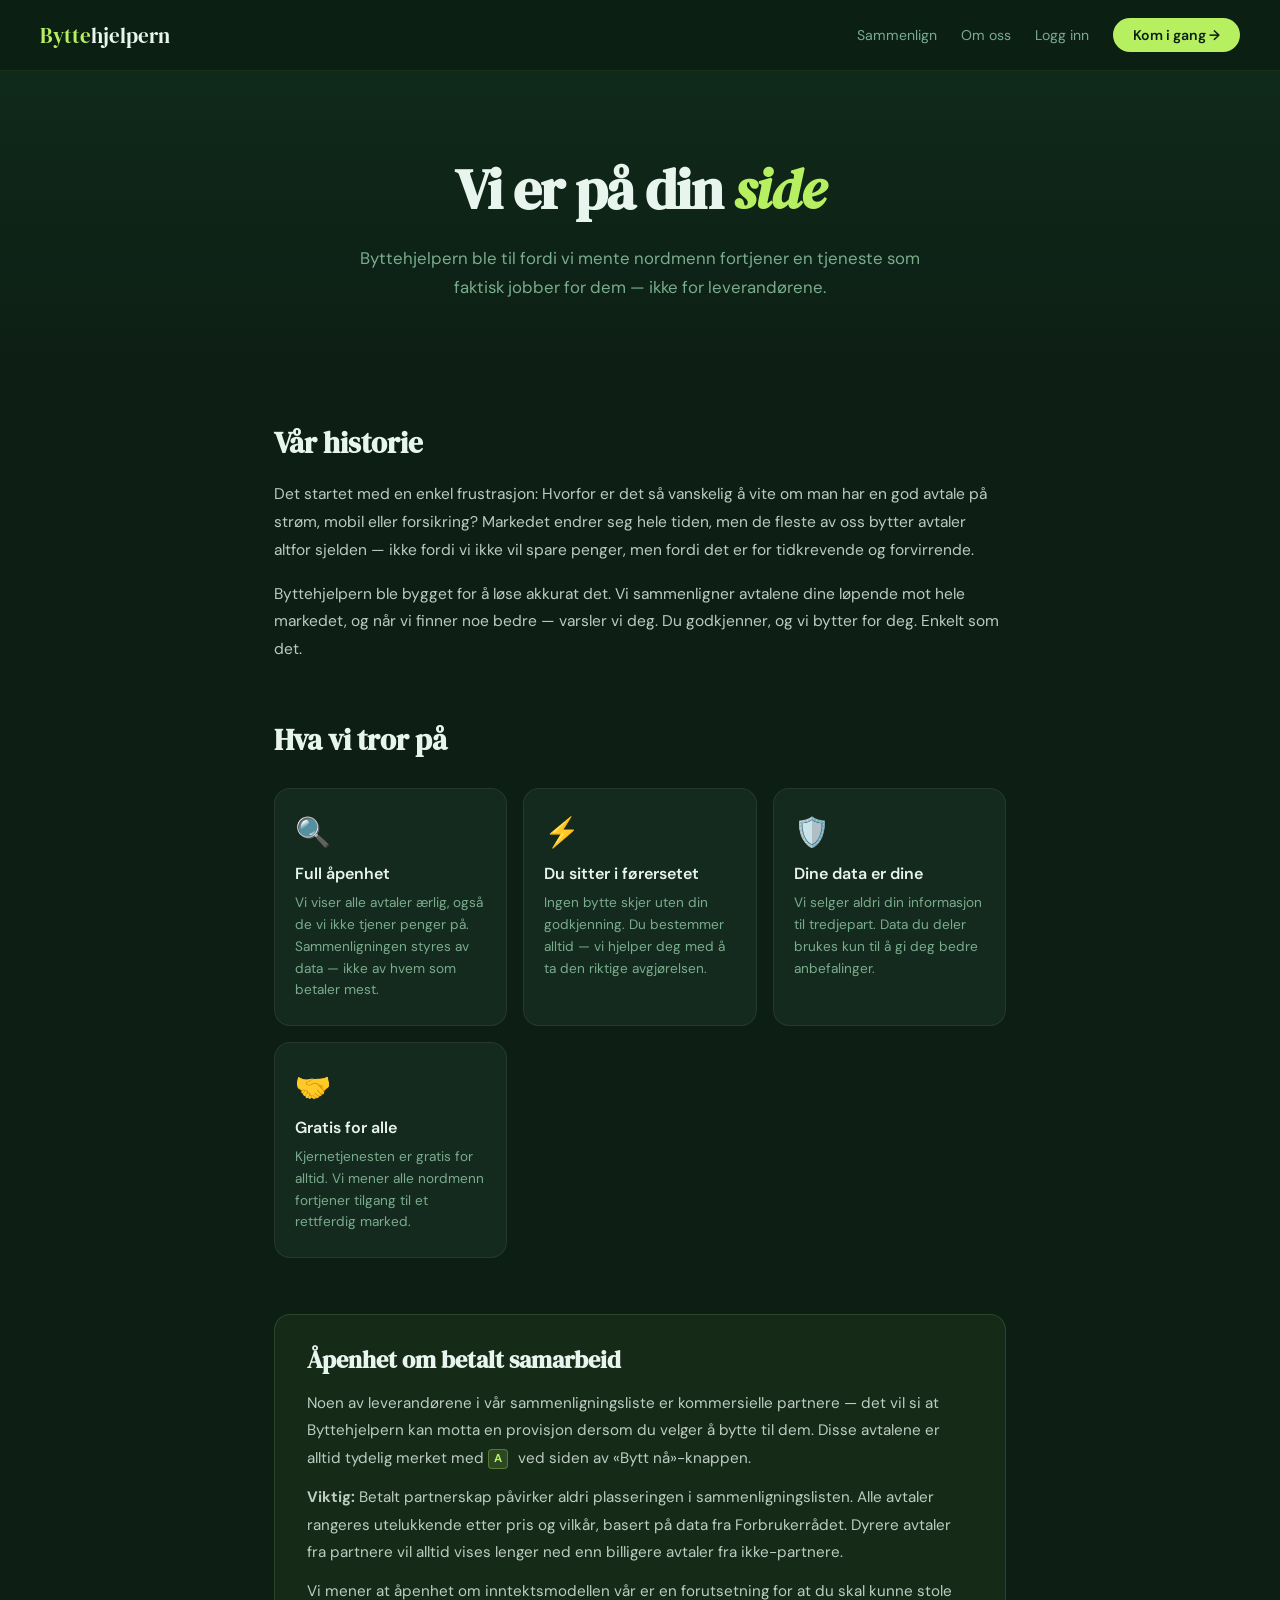
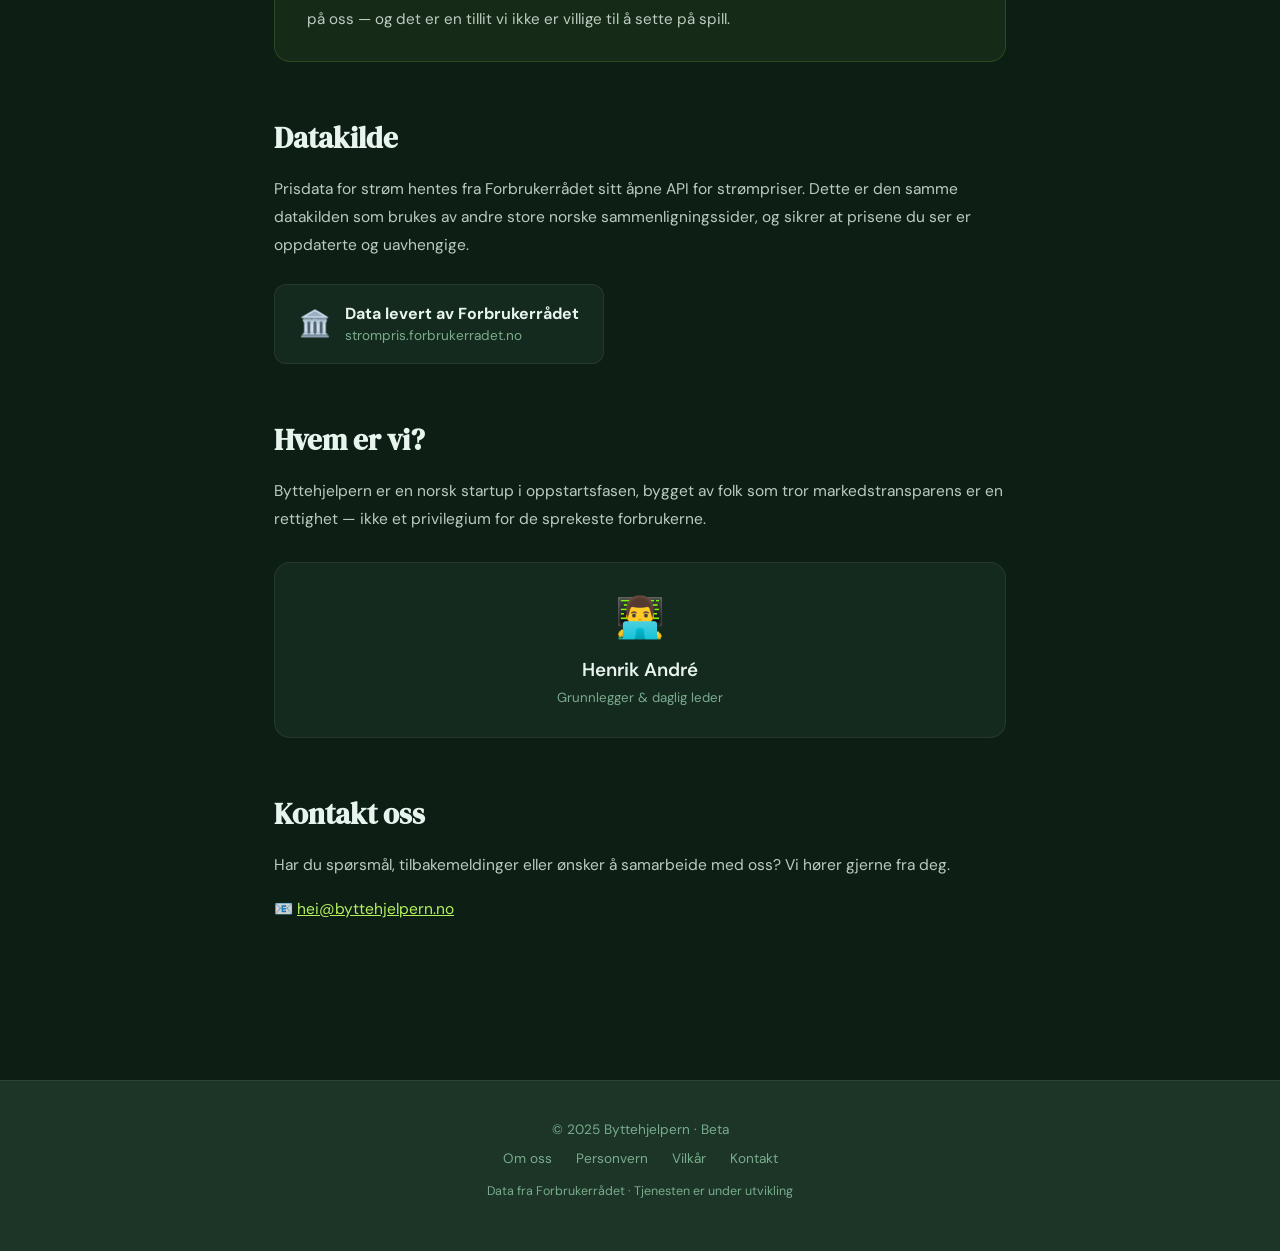
<file: om-oss.html>
<!DOCTYPE html>
<html lang="no">
<head>
  <meta charset="UTF-8" />
  <meta name="viewport" content="width=device-width, initial-scale=1.0" />
  <title>Om oss – Byttehjelpern</title>
  <link rel="preconnect" href="https://fonts.googleapis.com" />
  <link rel="preconnect" href="https://fonts.gstatic.com" crossorigin />
  <link href="https://fonts.googleapis.com/css2?family=DM+Serif+Display:ital@0;1&family=DM+Sans:wght@300;400;500;600&display=swap" rel="stylesheet" />
  <style>
    *, *::before, *::after { box-sizing: border-box; margin: 0; padding: 0; }
    :root {
      --green: #1a7a4a; --lime: #b6f060; --dark: #0d1f14;
      --mid: #1c3526; --text: #e8f5ee; --muted: #7aac8e;
      --card: #152a1e; --radius: 16px;
    }
    body { font-family: 'DM Sans', sans-serif; background: var(--dark); color: var(--text); }

    nav {
      display: flex; align-items: center; justify-content: space-between;
      padding: 18px 40px; background: rgba(13,31,20,0.97);
      border-bottom: 1px solid rgba(182,240,96,0.08);
      position: sticky; top: 0; z-index: 100; backdrop-filter: blur(12px);
    }
    .logo { font-family: 'DM Serif Display', serif; font-size: 1.3rem; color: var(--lime); text-decoration: none; }
    .logo span { color: var(--text); }
    .nav-links { display: flex; gap: 24px; align-items: center; }
    .nav-links a { color: var(--muted); text-decoration: none; font-size: 0.88rem; transition: color 0.2s; }
    .nav-links a:hover { color: var(--lime); }
    .nav-cta { background: var(--lime); color: var(--dark) !important; padding: 8px 20px; border-radius: 100px; font-weight: 600 !important; font-size: 0.88rem !important; }

    .hero { padding: 80px 24px 60px; text-align: center; background: linear-gradient(180deg, rgba(35,160,102,0.08) 0%, transparent 100%); }
    .hero h1 { font-family: 'DM Serif Display', serif; font-size: clamp(2.2rem, 5vw, 3.5rem); margin-bottom: 16px; letter-spacing: -1px; }
    .hero h1 em { font-style: italic; color: var(--lime); }
    .hero p { color: var(--muted); font-size: 1.05rem; max-width: 580px; margin: 0 auto; line-height: 1.75; }

    .innhold { max-width: 780px; margin: 0 auto; padding: 60px 24px 100px; }

    .seksjon { margin-bottom: 56px; }
    .seksjon h2 { font-family: 'DM Serif Display', serif; font-size: 1.8rem; margin-bottom: 18px; }
    .seksjon p { color: rgba(232,245,238,0.8); line-height: 1.8; font-size: 0.97rem; margin-bottom: 16px; }
    .seksjon p:last-child { margin-bottom: 0; }

    .verdier { display: grid; grid-template-columns: repeat(auto-fit, minmax(220px, 1fr)); gap: 16px; margin-top: 28px; }
    .verdi-kort {
      background: var(--card); border: 1px solid rgba(255,255,255,0.07);
      border-radius: var(--radius); padding: 24px 20px;
    }
    .verdi-ikon { font-size: 1.8rem; margin-bottom: 12px; }
    .verdi-kort h3 { font-size: 1rem; font-weight: 600; margin-bottom: 8px; }
    .verdi-kort p { font-size: 0.85rem; color: var(--muted); line-height: 1.6; margin: 0; }

    .annonsering {
      background: rgba(182,240,96,0.05);
      border: 1.5px solid rgba(182,240,96,0.15);
      border-radius: var(--radius); padding: 28px 32px; margin-bottom: 56px;
    }
    .annonsering h2 { font-family: 'DM Serif Display', serif; font-size: 1.5rem; margin-bottom: 14px; }
    .annonsering p { color: rgba(232,245,238,0.8); line-height: 1.8; font-size: 0.95rem; margin-bottom: 12px; }
    .annonsering p:last-child { margin-bottom: 0; }
    .a-badge {
      display: inline-flex; align-items: center; justify-content: center;
      width: 20px; height: 20px; border-radius: 4px;
      background: rgba(182,240,96,0.15); border: 1px solid rgba(182,240,96,0.3);
      color: var(--lime); font-size: 0.72rem; font-weight: 700;
      margin-right: 6px; vertical-align: middle;
    }

    .team { display: grid; grid-template-columns: repeat(auto-fit, minmax(200px, 1fr)); gap: 20px; margin-top: 28px; }
    .team-kort {
      background: var(--card); border: 1px solid rgba(255,255,255,0.07);
      border-radius: var(--radius); padding: 28px 20px; text-align: center;
    }
    .team-avatar { font-size: 2.5rem; margin-bottom: 14px; }
    .team-kort h3 { font-weight: 600; margin-bottom: 4px; }
    .team-kort p { font-size: 0.83rem; color: var(--muted); }

    .fp-badge {
      display: flex; align-items: center; gap: 14px;
      background: var(--card); border: 1px solid rgba(255,255,255,0.07);
      border-radius: 12px; padding: 18px 24px; margin-top: 24px; width: fit-content;
    }
    .fp-badge span { font-size: 0.85rem; color: var(--muted); }
    .fp-badge strong { color: var(--text); }

    footer { background: var(--mid); border-top: 1px solid rgba(255,255,255,0.07); padding: 40px 24px; text-align: center; }
    footer p { color: var(--muted); font-size: 0.85rem; margin-bottom: 12px; }
    .footer-links { display: flex; gap: 24px; justify-content: center; flex-wrap: wrap; }
    .footer-links a { color: var(--muted); text-decoration: none; font-size: 0.85rem; transition: color 0.2s; }
    .footer-links a:hover { color: var(--lime); }

    @media (max-width: 600px) { nav { padding: 14px 16px; } .nav-links a:not(.nav-cta) { display: none; } .annonsering { padding: 20px; } }
  </style>
</head>
<body>

<nav>
  <a href="index.html" class="logo">Bytte<span>hjelpern</span></a>
  <div class="nav-links">
    <a href="index.html#sammenlign">Sammenlign</a>
    <a href="om-oss.html">Om oss</a>
    <a href="minside.html">Logg inn</a>
    <a href="minside.html" class="nav-cta">Kom i gang →</a>
  </div>
</nav>

<div class="hero">
  <h1>Vi er på din <em>side</em></h1>
  <p>Byttehjelpern ble til fordi vi mente nordmenn fortjener en tjeneste som faktisk jobber for dem — ikke for leverandørene.</p>
</div>

<div class="innhold">

  <div class="seksjon">
    <h2>Vår historie</h2>
    <p>Det startet med en enkel frustrasjon: Hvorfor er det så vanskelig å vite om man har en god avtale på strøm, mobil eller forsikring? Markedet endrer seg hele tiden, men de fleste av oss bytter avtaler altfor sjelden — ikke fordi vi ikke vil spare penger, men fordi det er for tidkrevende og forvirrende.</p>
    <p>Byttehjelpern ble bygget for å løse akkurat det. Vi sammenligner avtalene dine løpende mot hele markedet, og når vi finner noe bedre — varsler vi deg. Du godkjenner, og vi bytter for deg. Enkelt som det.</p>
  </div>

  <div class="seksjon">
    <h2>Hva vi tror på</h2>
    <div class="verdier">
      <div class="verdi-kort">
        <div class="verdi-ikon">🔍</div>
        <h3>Full åpenhet</h3>
        <p>Vi viser alle avtaler ærlig, også de vi ikke tjener penger på. Sammenligningen styres av data — ikke av hvem som betaler mest.</p>
      </div>
      <div class="verdi-kort">
        <div class="verdi-ikon">⚡</div>
        <h3>Du sitter i førersetet</h3>
        <p>Ingen bytte skjer uten din godkjenning. Du bestemmer alltid — vi hjelper deg med å ta den riktige avgjørelsen.</p>
      </div>
      <div class="verdi-kort">
        <div class="verdi-ikon">🛡️</div>
        <h3>Dine data er dine</h3>
        <p>Vi selger aldri din informasjon til tredjepart. Data du deler brukes kun til å gi deg bedre anbefalinger.</p>
      </div>
      <div class="verdi-kort">
        <div class="verdi-ikon">🤝</div>
        <h3>Gratis for alle</h3>
        <p>Kjernetjenesten er gratis for alltid. Vi mener alle nordmenn fortjener tilgang til et rettferdig marked.</p>
      </div>
    </div>
  </div>

  <!-- ANNONSERING OG ÅPENHET -->
  <div class="annonsering">
    <h2>Åpenhet om betalt samarbeid</h2>
    <p>Noen av leverandørene i vår sammenligningsliste er kommersielle partnere — det vil si at Byttehjelpern kan motta en provisjon dersom du velger å bytte til dem. Disse avtalene er alltid tydelig merket med <span class="a-badge">A</span> ved siden av «Bytt nå»-knappen.</p>
    <p><strong>Viktig:</strong> Betalt partnerskap påvirker aldri plasseringen i sammenligningslisten. Alle avtaler rangeres utelukkende etter pris og vilkår, basert på data fra Forbrukerrådet. Dyrere avtaler fra partnere vil alltid vises lenger ned enn billigere avtaler fra ikke-partnere.</p>
    <p>Vi mener at åpenhet om inntektsmodellen vår er en forutsetning for at du skal kunne stole på oss — og det er en tillit vi ikke er villige til å sette på spill.</p>
  </div>

  <div class="seksjon">
    <h2>Datakilde</h2>
    <p>Prisdata for strøm hentes fra Forbrukerrådet sitt åpne API for strømpriser. Dette er den samme datakilden som brukes av andre store norske sammenligningssider, og sikrer at prisene du ser er oppdaterte og uavhengige.</p>
    <div class="fp-badge">
      <div style="font-size:1.6rem;">🏛️</div>
      <div>
        <strong>Data levert av Forbrukerrådet</strong><br/>
        <span>strompris.forbrukerradet.no</span>
      </div>
    </div>
  </div>

  <div class="seksjon">
    <h2>Hvem er vi?</h2>
    <p>Byttehjelpern er en norsk startup i oppstartsfasen, bygget av folk som tror markedstransparens er en rettighet — ikke et privilegium for de sprekeste forbrukerne.</p>
    <div class="team">
      <div class="team-kort">
        <div class="team-avatar">👨‍💻</div>
        <h3>Henrik André</h3>
        <p>Grunnlegger & daglig leder</p>
      </div>
    </div>
  </div>

  <div class="seksjon">
    <h2>Kontakt oss</h2>
    <p>Har du spørsmål, tilbakemeldinger eller ønsker å samarbeide med oss? Vi hører gjerne fra deg.</p>
    <p>📧 <a href="mailto:hei@byttehjelpern.no" style="color:var(--lime)">hei@byttehjelpern.no</a></p>
  </div>

</div>

<footer>
  <p>© 2025 Byttehjelpern · Beta</p>
  <div class="footer-links">
    <a href="om-oss.html">Om oss</a>
    <a href="personvern.html">Personvern</a>
    <a href="vilkar.html">Vilkår</a>
    <a href="mailto:hei@byttehjelpern.no">Kontakt</a>
  </div>
  <p style="margin-top:16px;font-size:0.78rem;">Data fra Forbrukerrådet · Tjenesten er under utvikling</p>
</footer>

</body>
</html>
</file>
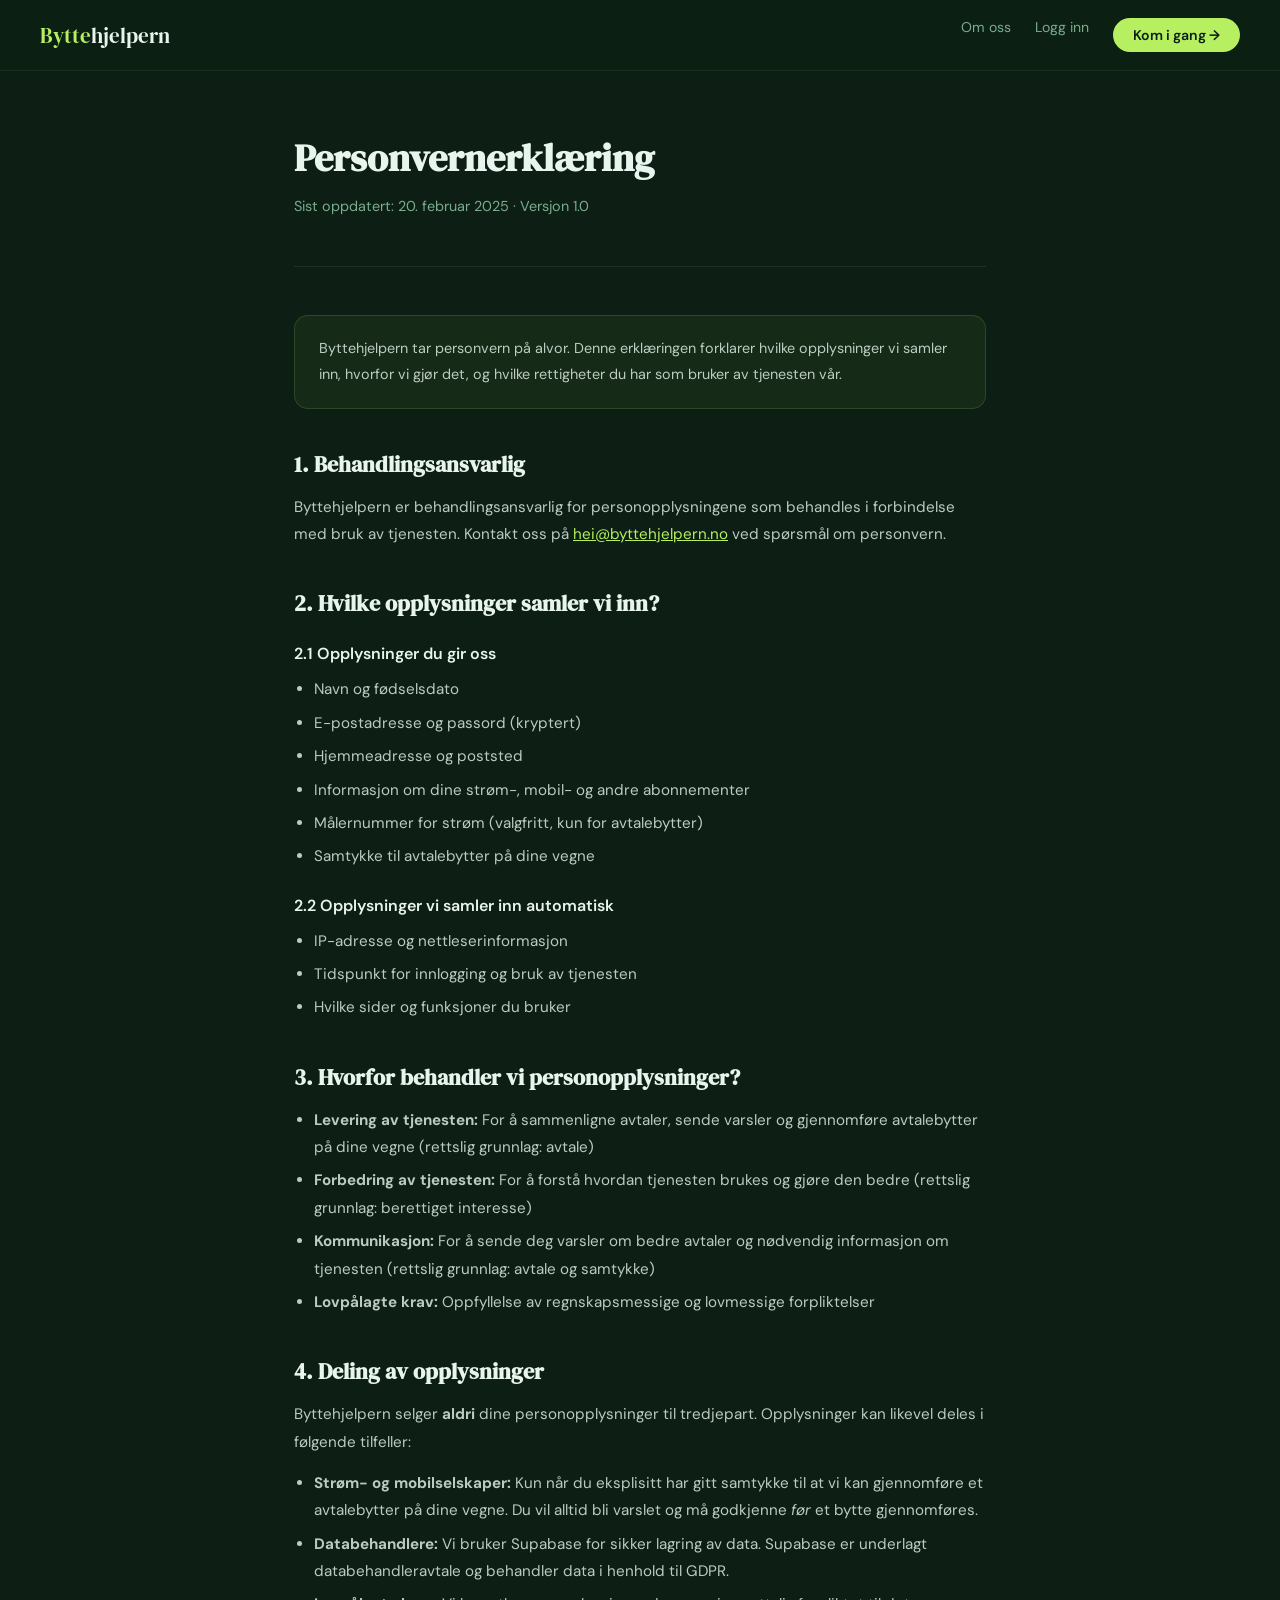
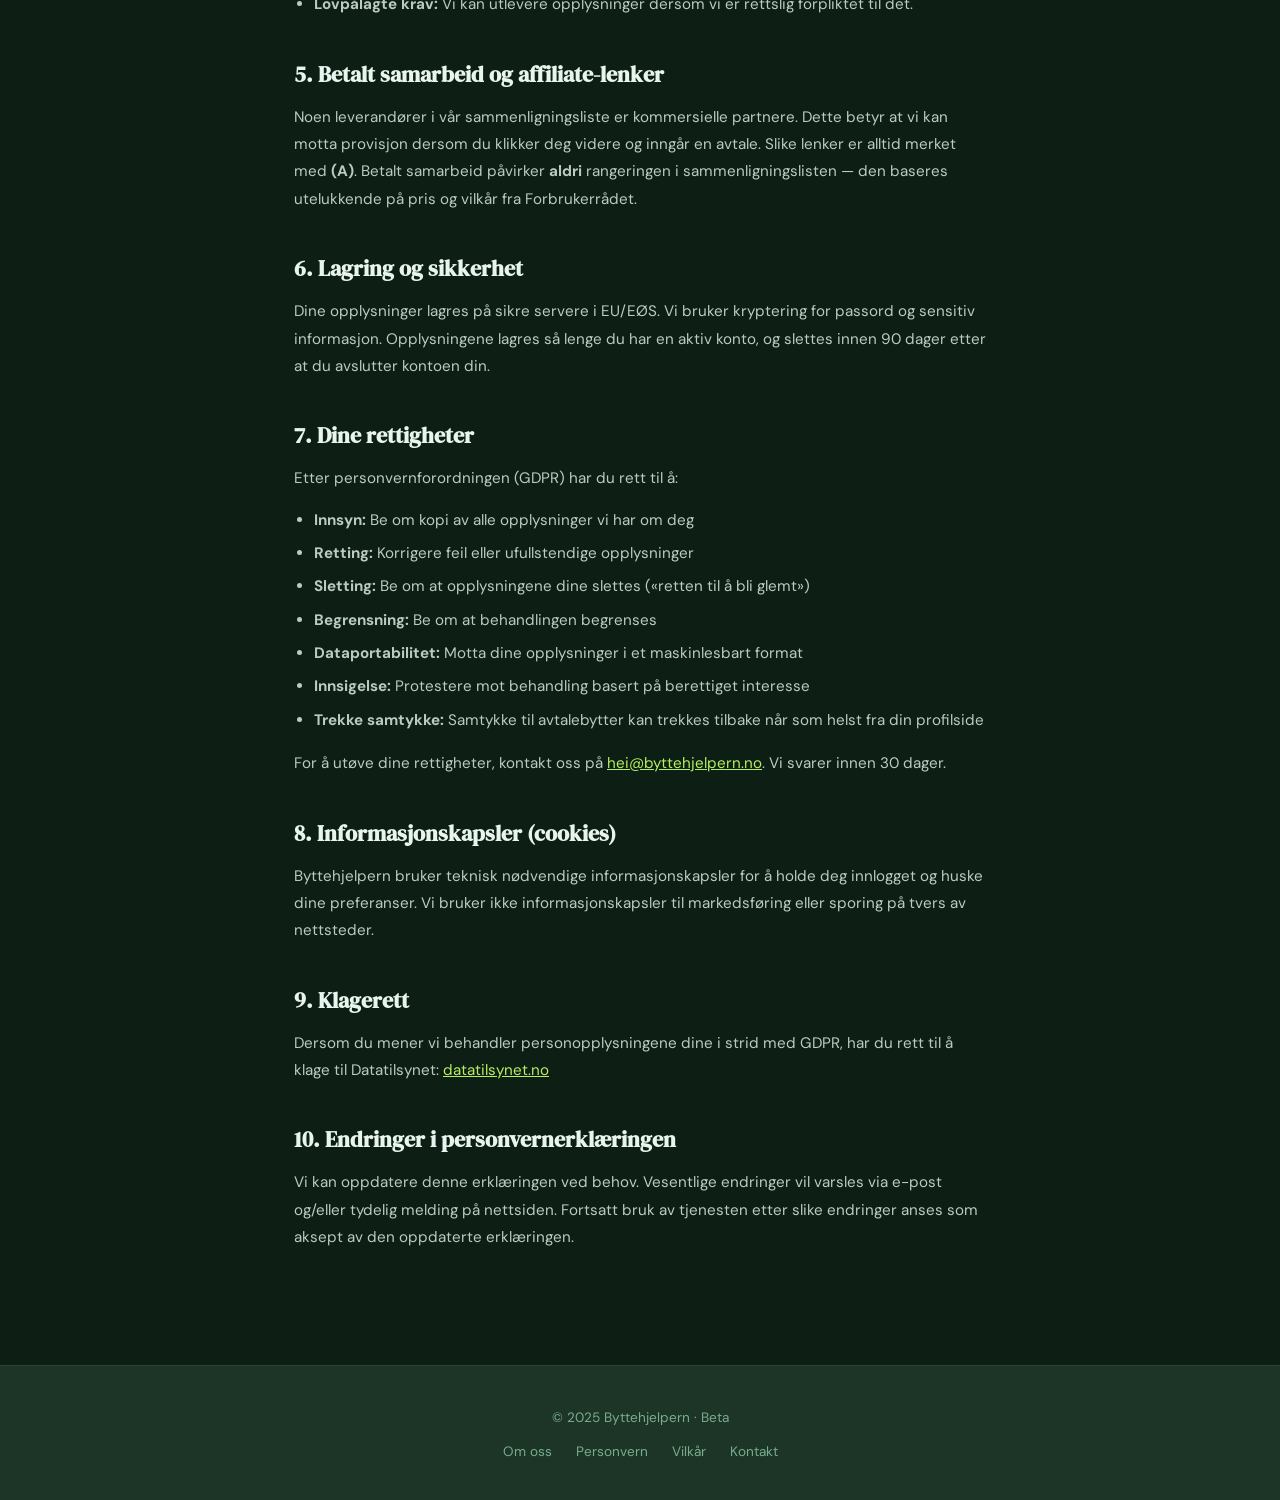
<file: personvern.html>
<!DOCTYPE html>
<html lang="no">
<head>
  <meta charset="UTF-8" />
  <meta name="viewport" content="width=device-width, initial-scale=1.0" />
  <title>Personvernerklæring – Byttehjelpern</title>
  <link rel="preconnect" href="https://fonts.googleapis.com" />
  <link rel="preconnect" href="https://fonts.gstatic.com" crossorigin />
  <link href="https://fonts.googleapis.com/css2?family=DM+Serif+Display:ital@0;1&family=DM+Sans:wght@300;400;500;600&display=swap" rel="stylesheet" />
  <style>
    *, *::before, *::after { box-sizing: border-box; margin: 0; padding: 0; }
    :root { --lime: #b6f060; --dark: #0d1f14; --mid: #1c3526; --text: #e8f5ee; --muted: #7aac8e; --card: #152a1e; --radius: 14px; }
    body { font-family: 'DM Sans', sans-serif; background: var(--dark); color: var(--text); }
    nav {
      display: flex; align-items: center; justify-content: space-between;
      padding: 18px 40px; background: rgba(13,31,20,0.97);
      border-bottom: 1px solid rgba(182,240,96,0.08);
      position: sticky; top: 0; z-index: 100;
    }
    .logo { font-family: 'DM Serif Display', serif; font-size: 1.3rem; color: var(--lime); text-decoration: none; }
    .logo span { color: var(--text); }
    .nav-links { display: flex; gap: 24px; }
    .nav-links a { color: var(--muted); text-decoration: none; font-size: 0.88rem; transition: color 0.2s; }
    .nav-links a:hover { color: var(--lime); }
    .nav-cta { background: var(--lime); color: var(--dark) !important; padding: 8px 20px; border-radius: 100px; font-weight: 600 !important; }

    .innhold { max-width: 740px; margin: 0 auto; padding: 60px 24px 100px; }
    .topp { margin-bottom: 48px; padding-bottom: 32px; border-bottom: 1px solid rgba(255,255,255,0.07); }
    .topp h1 { font-family: 'DM Serif Display', serif; font-size: 2.4rem; margin-bottom: 10px; }
    .topp p { color: var(--muted); font-size: 0.9rem; }

    h2 { font-family: 'DM Serif Display', serif; font-size: 1.4rem; margin: 40px 0 14px; color: var(--text); }
    h3 { font-size: 1rem; font-weight: 600; margin: 24px 0 10px; color: var(--text); }
    p { color: rgba(232,245,238,0.8); line-height: 1.8; font-size: 0.95rem; margin-bottom: 14px; }
    ul { margin: 12px 0 16px 20px; color: rgba(232,245,238,0.8); font-size: 0.95rem; line-height: 1.8; }
    ul li { margin-bottom: 6px; }
    a { color: var(--lime); }

    .info-boks {
      background: rgba(182,240,96,0.05); border: 1.5px solid rgba(182,240,96,0.15);
      border-radius: var(--radius); padding: 20px 24px; margin: 32px 0;
    }
    .info-boks p { margin: 0; font-size: 0.9rem; }

    footer { background: var(--mid); border-top: 1px solid rgba(255,255,255,0.07); padding: 40px 24px; text-align: center; }
    footer p { color: var(--muted); font-size: 0.85rem; margin-bottom: 12px; }
    .footer-links { display: flex; gap: 24px; justify-content: center; flex-wrap: wrap; }
    .footer-links a { color: var(--muted); text-decoration: none; font-size: 0.85rem; }
    .footer-links a:hover { color: var(--lime); }
    @media (max-width: 600px) { nav { padding: 14px 16px; } .nav-links a:not(.nav-cta) { display: none; } }
  </style>
</head>
<body>

<nav>
  <a href="index.html" class="logo">Bytte<span>hjelpern</span></a>
  <div class="nav-links">
    <a href="om-oss.html">Om oss</a>
    <a href="minside.html">Logg inn</a>
    <a href="minside.html" class="nav-cta">Kom i gang →</a>
  </div>
</nav>

<div class="innhold">
  <div class="topp">
    <h1>Personvernerklæring</h1>
    <p>Sist oppdatert: 20. februar 2025 · Versjon 1.0</p>
  </div>

  <div class="info-boks">
    <p>Byttehjelpern tar personvern på alvor. Denne erklæringen forklarer hvilke opplysninger vi samler inn, hvorfor vi gjør det, og hvilke rettigheter du har som bruker av tjenesten vår.</p>
  </div>

  <h2>1. Behandlingsansvarlig</h2>
  <p>Byttehjelpern er behandlingsansvarlig for personopplysningene som behandles i forbindelse med bruk av tjenesten. Kontakt oss på <a href="mailto:hei@byttehjelpern.no">hei@byttehjelpern.no</a> ved spørsmål om personvern.</p>

  <h2>2. Hvilke opplysninger samler vi inn?</h2>
  <h3>2.1 Opplysninger du gir oss</h3>
  <ul>
    <li>Navn og fødselsdato</li>
    <li>E-postadresse og passord (kryptert)</li>
    <li>Hjemmeadresse og poststed</li>
    <li>Informasjon om dine strøm-, mobil- og andre abonnementer</li>
    <li>Målernummer for strøm (valgfritt, kun for avtalebytter)</li>
    <li>Samtykke til avtalebytter på dine vegne</li>
  </ul>

  <h3>2.2 Opplysninger vi samler inn automatisk</h3>
  <ul>
    <li>IP-adresse og nettleserinformasjon</li>
    <li>Tidspunkt for innlogging og bruk av tjenesten</li>
    <li>Hvilke sider og funksjoner du bruker</li>
  </ul>

  <h2>3. Hvorfor behandler vi personopplysninger?</h2>
  <ul>
    <li><strong>Levering av tjenesten:</strong> For å sammenligne avtaler, sende varsler og gjennomføre avtalebytter på dine vegne (rettslig grunnlag: avtale)</li>
    <li><strong>Forbedring av tjenesten:</strong> For å forstå hvordan tjenesten brukes og gjøre den bedre (rettslig grunnlag: berettiget interesse)</li>
    <li><strong>Kommunikasjon:</strong> For å sende deg varsler om bedre avtaler og nødvendig informasjon om tjenesten (rettslig grunnlag: avtale og samtykke)</li>
    <li><strong>Lovpålagte krav:</strong> Oppfyllelse av regnskapsmessige og lovmessige forpliktelser</li>
  </ul>

  <h2>4. Deling av opplysninger</h2>
  <p>Byttehjelpern selger <strong>aldri</strong> dine personopplysninger til tredjepart. Opplysninger kan likevel deles i følgende tilfeller:</p>
  <ul>
    <li><strong>Strøm- og mobilselskaper:</strong> Kun når du eksplisitt har gitt samtykke til at vi kan gjennomføre et avtalebytter på dine vegne. Du vil alltid bli varslet og må godkjenne <em>før</em> et bytte gjennomføres.</li>
    <li><strong>Databehandlere:</strong> Vi bruker Supabase for sikker lagring av data. Supabase er underlagt databehandleravtale og behandler data i henhold til GDPR.</li>
    <li><strong>Lovpålagte krav:</strong> Vi kan utlevere opplysninger dersom vi er rettslig forpliktet til det.</li>
  </ul>

  <h2>5. Betalt samarbeid og affiliate-lenker</h2>
  <p>Noen leverandører i vår sammenligningsliste er kommersielle partnere. Dette betyr at vi kan motta provisjon dersom du klikker deg videre og inngår en avtale. Slike lenker er alltid merket med <strong>(A)</strong>. Betalt samarbeid påvirker <strong>aldri</strong> rangeringen i sammenligningslisten — den baseres utelukkende på pris og vilkår fra Forbrukerrådet.</p>

  <h2>6. Lagring og sikkerhet</h2>
  <p>Dine opplysninger lagres på sikre servere i EU/EØS. Vi bruker kryptering for passord og sensitiv informasjon. Opplysningene lagres så lenge du har en aktiv konto, og slettes innen 90 dager etter at du avslutter kontoen din.</p>

  <h2>7. Dine rettigheter</h2>
  <p>Etter personvernforordningen (GDPR) har du rett til å:</p>
  <ul>
    <li><strong>Innsyn:</strong> Be om kopi av alle opplysninger vi har om deg</li>
    <li><strong>Retting:</strong> Korrigere feil eller ufullstendige opplysninger</li>
    <li><strong>Sletting:</strong> Be om at opplysningene dine slettes («retten til å bli glemt»)</li>
    <li><strong>Begrensning:</strong> Be om at behandlingen begrenses</li>
    <li><strong>Dataportabilitet:</strong> Motta dine opplysninger i et maskinlesbart format</li>
    <li><strong>Innsigelse:</strong> Protestere mot behandling basert på berettiget interesse</li>
    <li><strong>Trekke samtykke:</strong> Samtykke til avtalebytter kan trekkes tilbake når som helst fra din profilside</li>
  </ul>
  <p>For å utøve dine rettigheter, kontakt oss på <a href="mailto:hei@byttehjelpern.no">hei@byttehjelpern.no</a>. Vi svarer innen 30 dager.</p>

  <h2>8. Informasjonskapsler (cookies)</h2>
  <p>Byttehjelpern bruker teknisk nødvendige informasjonskapsler for å holde deg innlogget og huske dine preferanser. Vi bruker ikke informasjonskapsler til markedsføring eller sporing på tvers av nettsteder.</p>

  <h2>9. Klagerett</h2>
  <p>Dersom du mener vi behandler personopplysningene dine i strid med GDPR, har du rett til å klage til Datatilsynet: <a href="https://www.datatilsynet.no" target="_blank">datatilsynet.no</a></p>

  <h2>10. Endringer i personvernerklæringen</h2>
  <p>Vi kan oppdatere denne erklæringen ved behov. Vesentlige endringer vil varsles via e-post og/eller tydelig melding på nettsiden. Fortsatt bruk av tjenesten etter slike endringer anses som aksept av den oppdaterte erklæringen.</p>

</div>

<footer>
  <p>© 2025 Byttehjelpern · Beta</p>
  <div class="footer-links">
    <a href="om-oss.html">Om oss</a>
    <a href="personvern.html">Personvern</a>
    <a href="vilkar.html">Vilkår</a>
    <a href="mailto:hei@byttehjelpern.no">Kontakt</a>
  </div>
</footer>

</body>
</html>
</file>
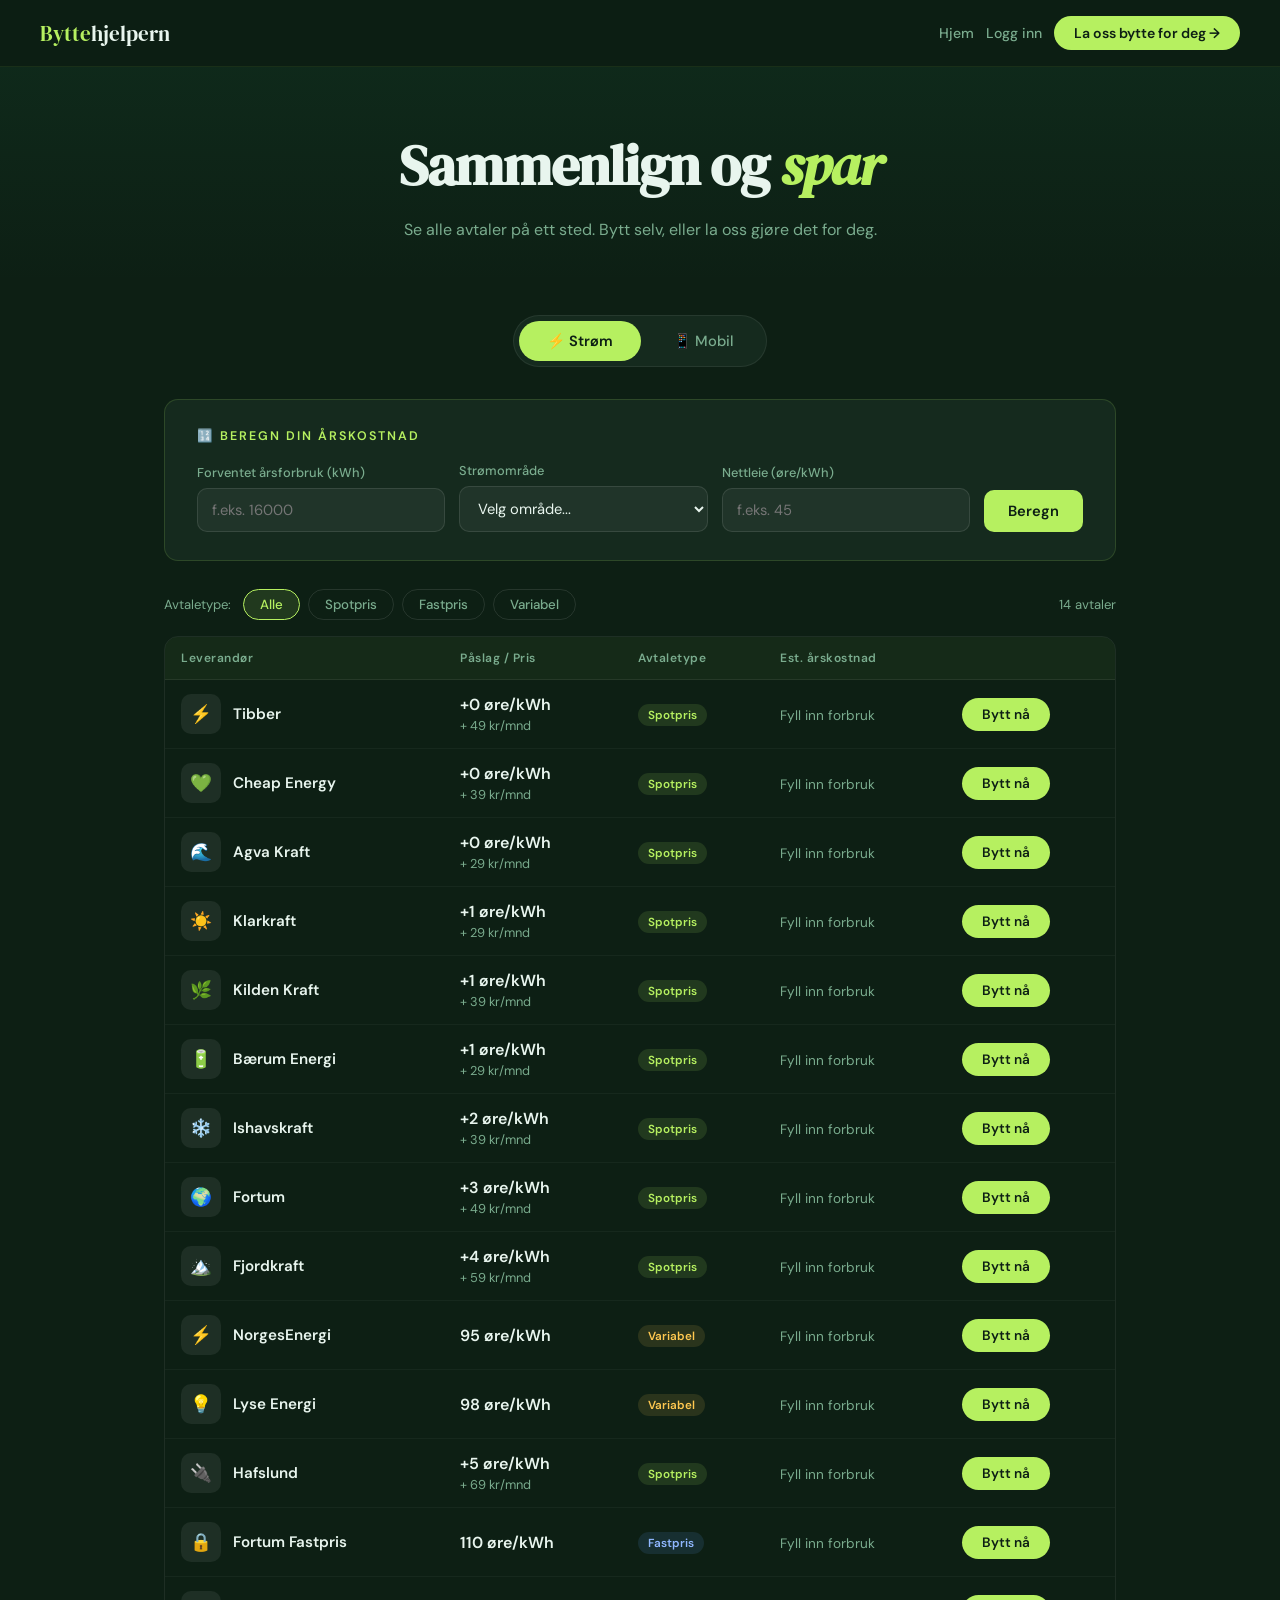
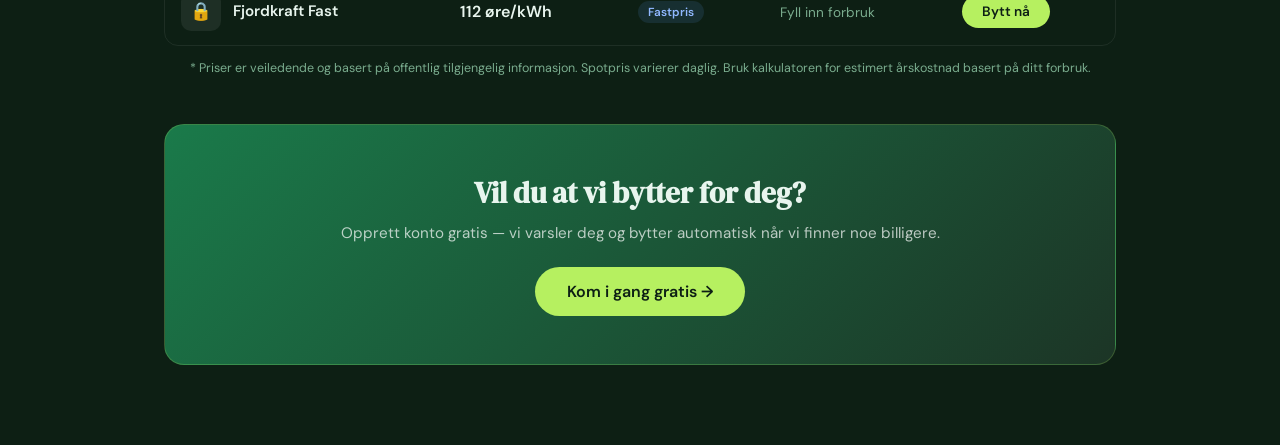
<file: sammenlign.html>
<!DOCTYPE html>
<html lang="no">
<head>
  <meta charset="UTF-8" />
  <meta name="viewport" content="width=device-width, initial-scale=1.0" />
  <title>Sammenlign avtaler – Byttehjelpern</title>
  <link rel="preconnect" href="https://fonts.googleapis.com" />
  <link rel="preconnect" href="https://fonts.gstatic.com" crossorigin />
  <link href="https://fonts.googleapis.com/css2?family=DM+Serif+Display:ital@0;1&family=DM+Sans:wght@300;400;500;600&display=swap" rel="stylesheet" />
  <style>
    *, *::before, *::after { box-sizing: border-box; margin: 0; padding: 0; }
    :root {
      --green:  #1a7a4a;
      --lime:   #b6f060;
      --dark:   #0d1f14;
      --mid:    #1c3526;
      --text:   #e8f5ee;
      --muted:  #7aac8e;
      --card:   #152a1e;
      --radius: 14px;
    }
    body { font-family: 'DM Sans', sans-serif; background: var(--dark); color: var(--text); min-height: 100vh; }

    /* NAV */
    nav {
      display: flex; align-items: center; justify-content: space-between;
      padding: 16px 40px;
      background: rgba(13,31,20,0.95);
      border-bottom: 1px solid rgba(182,240,96,0.08);
      position: sticky; top: 0; z-index: 100;
      backdrop-filter: blur(12px);
    }
    .logo { font-family: 'DM Serif Display', serif; font-size: 1.3rem; color: var(--lime); text-decoration: none; }
    .logo span { color: var(--text); }
    .nav-links { display: flex; gap: 12px; align-items: center; }
    .nav-link { color: var(--muted); text-decoration: none; font-size: 0.88rem; font-weight: 500; transition: color 0.2s; }
    .nav-link:hover { color: var(--lime); }
    .nav-cta {
      background: var(--lime); color: var(--dark);
      padding: 8px 20px; border-radius: 100px;
      font-weight: 600; font-size: 0.88rem;
    }
    .nav-cta:hover { background: #cdf577; }

    /* HERO */
    .hero {
      text-align: center; padding: 60px 24px 40px;
      background: linear-gradient(180deg, rgba(35,160,102,0.08) 0%, transparent 100%);
    }
    .hero h1 { font-family: 'DM Serif Display', serif; font-size: clamp(2rem, 5vw, 3.5rem); letter-spacing: -1px; margin-bottom: 12px; }
    .hero h1 em { font-style: italic; color: var(--lime); }
    .hero p { color: var(--muted); font-size: 1rem; max-width: 500px; margin: 0 auto; line-height: 1.7; }

    /* FANER */
    .faner-wrap { max-width: 1000px; margin: 0 auto; padding: 0 24px; }
    .faner {
      display: flex; gap: 4px;
      background: var(--card);
      border: 1px solid rgba(255,255,255,0.07);
      border-radius: 100px;
      padding: 5px;
      width: fit-content;
      margin: 32px auto 0;
    }
    .fane-btn {
      padding: 10px 28px; border-radius: 100px;
      font-family: 'DM Sans', sans-serif; font-size: 0.92rem; font-weight: 500;
      cursor: pointer; border: none; background: transparent;
      color: var(--muted); transition: all 0.2s;
    }
    .fane-btn.aktiv { background: var(--lime); color: var(--dark); font-weight: 600; }

    /* INNHOLD */
    .innhold { max-width: 1000px; margin: 0 auto; padding: 32px 24px 80px; }
    .tab-content { display: none; }
    .tab-content.aktiv { display: block; }

    /* KALKULATOR */
    .kalkulator {
      background: var(--card);
      border: 1px solid rgba(182,240,96,0.15);
      border-radius: var(--radius);
      padding: 28px 32px;
      margin-bottom: 28px;
    }
    .kalk-tittel { font-size: 0.78rem; font-weight: 600; letter-spacing: 2px; text-transform: uppercase; color: var(--lime); margin-bottom: 18px; }
    .kalk-rad { display: grid; grid-template-columns: 1fr 1fr 1fr auto; gap: 14px; align-items: end; }
    @media (max-width: 680px) { .kalk-rad { grid-template-columns: 1fr 1fr; } }
    @media (max-width: 420px) { .kalk-rad { grid-template-columns: 1fr; } }
    .kalk-gruppe label { display: block; font-size: 0.8rem; color: var(--muted); font-weight: 500; margin-bottom: 7px; }
    .kalk-gruppe input, .kalk-gruppe select {
      width: 100%; padding: 11px 14px;
      background: rgba(255,255,255,0.05);
      border: 1.5px solid rgba(255,255,255,0.1);
      border-radius: 10px; color: var(--text);
      font-family: 'DM Sans', sans-serif; font-size: 0.92rem;
      outline: none; transition: border-color 0.2s;
    }
    .kalk-gruppe input:focus, .kalk-gruppe select:focus { border-color: var(--lime); }
    .kalk-gruppe select option { background: var(--dark); }
    .btn-kalkuker {
      padding: 11px 24px; border-radius: 10px;
      background: var(--lime); color: var(--dark);
      font-family: 'DM Sans', sans-serif; font-size: 0.92rem; font-weight: 600;
      border: none; cursor: pointer; white-space: nowrap;
      transition: background 0.2s; height: fit-content;
    }
    .btn-kalkuker:hover { background: #cdf577; }

    /* FILTER */
    .filter-rad {
      display: flex; gap: 8px; margin-bottom: 16px; flex-wrap: wrap;
      align-items: center;
    }
    .filter-lbl { font-size: 0.82rem; color: var(--muted); margin-right: 4px; }
    .filter-btn {
      padding: 6px 16px; border-radius: 100px;
      font-family: 'DM Sans', sans-serif; font-size: 0.83rem; font-weight: 500;
      cursor: pointer; border: 1.5px solid rgba(255,255,255,0.1);
      background: transparent; color: var(--muted); transition: all 0.2s;
    }
    .filter-btn:hover { border-color: var(--lime); color: var(--lime); }
    .filter-btn.aktiv { background: rgba(182,240,96,0.12); border-color: var(--lime); color: var(--lime); }
    .resultat-info { font-size: 0.82rem; color: var(--muted); margin-left: auto; }

    /* TABELL */
    .tabell-wrap { border-radius: var(--radius); border: 1px solid rgba(255,255,255,0.07); overflow: hidden; }
    table { width: 100%; border-collapse: collapse; }
    thead tr { background: rgba(182,240,96,0.05); }
    thead th {
      padding: 13px 16px; text-align: left;
      font-size: 0.75rem; font-weight: 600; color: var(--muted);
      letter-spacing: 0.5px; border-bottom: 1px solid rgba(255,255,255,0.07);
      white-space: nowrap;
    }
    tbody tr { border-bottom: 1px solid rgba(255,255,255,0.04); transition: background 0.15s; }
    tbody tr:last-child { border-bottom: none; }
    tbody tr:hover { background: rgba(255,255,255,0.02); }
    tbody td { padding: 14px 16px; vertical-align: middle; }
    .td-leverandor { display: flex; align-items: center; gap: 12px; }
    .lev-logo {
      width: 40px; height: 40px; border-radius: 10px;
      background: rgba(255,255,255,0.07);
      display: flex; align-items: center; justify-content: center;
      font-size: 1.1rem; flex-shrink: 0;
    }
    .lev-navn { font-weight: 600; font-size: 0.95rem; }
    .lev-type { font-size: 0.78rem; color: var(--muted); margin-top: 2px; }
    .td-pris { font-weight: 600; font-size: 1rem; }
    .td-pris .pris-paslag { font-size: 0.8rem; color: var(--muted); font-weight: 400; margin-top: 2px; }
    .td-arskost { color: var(--lime); font-weight: 600; }
    .td-arskost.ingen { color: var(--muted); font-weight: 400; font-size: 0.85rem; }
    .badge-type {
      display: inline-block; padding: 3px 10px; border-radius: 100px;
      font-size: 0.73rem; font-weight: 600;
    }
    .badge-spot { background: rgba(182,240,96,0.12); color: var(--lime); }
    .badge-fast { background: rgba(100,160,255,0.12); color: #90b8ff; }
    .badge-var  { background: rgba(255,200,80,0.12); color: #ffc850; }

    .btn-bytt {
      padding: 8px 20px; border-radius: 100px;
      background: var(--lime); color: var(--dark);
      font-family: 'DM Sans', sans-serif; font-size: 0.85rem; font-weight: 600;
      border: none; cursor: pointer; white-space: nowrap;
      transition: background 0.2s; text-decoration: none; display: inline-block;
    }
    .btn-bytt:hover { background: #cdf577; }
    .btn-bytt.minside {
      background: transparent; border: 1.5px solid rgba(182,240,96,0.3);
      color: var(--lime);
    }
    .btn-bytt.minside:hover { background: rgba(182,240,96,0.1); }

    /* BESTE-MERKE */
    tbody tr.beste { background: rgba(182,240,96,0.04); }
    tbody tr.beste .lev-navn::after {
      content: ' 🏆';
      font-size: 0.8rem;
    }

    /* MOBIL TABELL */
    .mobil-info {
      background: var(--card);
      border: 1px solid rgba(255,255,255,0.07);
      border-radius: var(--radius);
      padding: 20px 24px;
      margin-bottom: 20px;
      font-size: 0.88rem; color: var(--muted); line-height: 1.6;
    }
    .mobil-info strong { color: var(--text); }

    /* FOOTER CTA */
    .footer-cta {
      background: linear-gradient(135deg, var(--green) 0%, var(--mid) 100%);
      border: 1px solid rgba(182,240,96,0.2);
      border-radius: 20px;
      padding: 48px 40px;
      text-align: center;
      margin-top: 48px;
    }
    .footer-cta h2 { font-family: 'DM Serif Display', serif; font-size: 1.8rem; margin-bottom: 10px; }
    .footer-cta p { color: rgba(255,255,255,0.7); margin-bottom: 24px; font-size: 0.95rem; }
    .btn-stor {
      display: inline-block; padding: 14px 32px;
      background: var(--lime); color: var(--dark);
      border-radius: 100px; font-weight: 600; font-size: 1rem;
      text-decoration: none; transition: background 0.2s;
    }
    .btn-stor:hover { background: #cdf577; }

    @media (max-width: 600px) {
      nav { padding: 14px 16px; }
      .nav-links .nav-link:not(.nav-cta) { display: none; }
      thead th:nth-child(3), tbody td:nth-child(3) { display: none; }
    }
  </style>
</head>
<body>

<nav>
  <a href="index.html" class="logo">Bytte<span>hjelpern</span></a>
  <div class="nav-links">
    <a href="index.html" class="nav-link">Hjem</a>
    <a href="minside.html" class="nav-link">Logg inn</a>
    <a href="minside.html" class="nav-link nav-cta">La oss bytte for deg →</a>
  </div>
</nav>

<div class="hero">
  <h1>Sammenlign og <em>spar</em></h1>
  <p>Se alle avtaler på ett sted. Bytt selv, eller la oss gjøre det for deg.</p>
</div>

<div class="faner-wrap">
  <div class="faner">
    <button class="fane-btn aktiv" onclick="byttFane('strom', this)">⚡ Strøm</button>
    <button class="fane-btn" onclick="byttFane('mobil', this)">📱 Mobil</button>
  </div>
</div>

<div class="innhold">

  <!-- ── STRØM ── -->
  <div class="tab-content aktiv" id="tab-strom">

    <div class="kalkulator">
      <div class="kalk-tittel">🔢 Beregn din årskostnad</div>
      <div class="kalk-rad">
        <div class="kalk-gruppe">
          <label>Forventet årsforbruk (kWh)</label>
          <input type="number" id="kalkForbruk" placeholder="f.eks. 16000" min="0" max="100000" oninput="oppdaterTabell()" />
        </div>
        <div class="kalk-gruppe">
          <label>Strømområde</label>
          <select id="kalkOmraade" onchange="oppdaterTabell()">
            <option value="">Velg område...</option>
            <option value="NO1">NO1 – Oslo / Øst</option>
            <option value="NO2">NO2 – Kristiansand / Sør</option>
            <option value="NO3">NO3 – Trondheim / Midt</option>
            <option value="NO4">NO4 – Tromsø / Nord</option>
            <option value="NO5">NO5 – Bergen / Vest</option>
          </select>
        </div>
        <div class="kalk-gruppe">
          <label>Nettleie (øre/kWh)</label>
          <input type="number" id="kalkNettleie" placeholder="f.eks. 45" min="0" max="200" oninput="oppdaterTabell()" />
        </div>
        <button class="btn-kalkuker" onclick="oppdaterTabell()">Beregn</button>
      </div>
    </div>

    <div class="filter-rad">
      <span class="filter-lbl">Avtaletype:</span>
      <button class="filter-btn aktiv" onclick="byttFilter('alle', this)">Alle</button>
      <button class="filter-btn" onclick="byttFilter('spot', this)">Spotpris</button>
      <button class="filter-btn" onclick="byttFilter('fast', this)">Fastpris</button>
      <button class="filter-btn" onclick="byttFilter('variabel', this)">Variabel</button>
      <span class="resultat-info" id="antallResultater"></span>
    </div>

    <div class="tabell-wrap">
      <table id="stromTabell">
        <thead>
          <tr>
            <th>Leverandør</th>
            <th>Påslag / Pris</th>
            <th>Avtaletype</th>
            <th>Est. årskostnad</th>
            <th></th>
          </tr>
        </thead>
        <tbody id="stromTabellBody">
        </tbody>
      </table>
    </div>

    <p style="font-size:0.78rem;color:var(--muted);margin-top:14px;text-align:center;">
      * Priser er veiledende og basert på offentlig tilgjengelig informasjon. Spotpris varierer daglig.
      Bruk kalkulatoren for estimert årskostnad basert på ditt forbruk.
    </p>
  </div>

  <!-- ── MOBIL ── -->
  <div class="tab-content" id="tab-mobil">

    <div class="mobil-info">
      <strong>Slik sammenlignes prisene:</strong> Vi viser månedsprisen på de mest populære abonnementene.
      Trykk "Bytt nå" for å gå til leverandørens nettside, eller <a href="minside.html" style="color:var(--lime)">opprett konto</a> og la oss bytte for deg.
    </div>

    <div class="filter-rad">
      <span class="filter-lbl">Data:</span>
      <button class="filter-btn aktiv" onclick="byttMobilFilter('alle', this)">Alle</button>
      <button class="filter-btn" onclick="byttMobilFilter('lav', this)">Under 200 kr</button>
      <button class="filter-btn" onclick="byttMobilFilter('mid', this)">200–400 kr</button>
      <button class="filter-btn" onclick="byttMobilFilter('hoy', this)">Over 400 kr</button>
      <span class="resultat-info" id="antallMobil"></span>
    </div>

    <div class="tabell-wrap">
      <table>
        <thead>
          <tr>
            <th>Leverandør</th>
            <th>Abonnement</th>
            <th>Data</th>
            <th>Månedspris</th>
            <th></th>
          </tr>
        </thead>
        <tbody id="mobilTabellBody"></tbody>
      </table>
    </div>

    <p style="font-size:0.78rem;color:var(--muted);margin-top:14px;text-align:center;">
      * Priser er veiledende og kan endres. Sjekk alltid hos leverandøren for gjeldende pris.
    </p>
  </div>

  <!-- FOOTER CTA -->
  <div class="footer-cta">
    <h2>Vil du at vi bytter for deg?</h2>
    <p>Opprett konto gratis — vi varsler deg og bytter automatisk når vi finner noe billigere.</p>
    <a href="minside.html" class="btn-stor">Kom i gang gratis →</a>
  </div>

</div>

<script>
  // ── SPOTPRIS PER OMRÅDE (øre/kWh) — oppdateres manuelt inntil API ────────
  // Kilde: Nord Pool snitt siste 30 dager (veiledende)
  const SPOTPRIS = { NO1: 82, NO2: 80, NO3: 65, NO4: 55, NO5: 78 };

  // ── STRØMLEVERANDØRER ─────────────────────────────────────────────────────
  // paslag = øre/kWh over spot | fastpris = øre/kWh total | mnd = månedlig fastbeløp kr
  const STROM = [
    { navn: "Tibber",         emoji: "⚡", type: "spot",     paslag: 0,    mnd: 49,  url: "https://tibber.com/no" },
    { navn: "Cheap Energy",   emoji: "💚", type: "spot",     paslag: 0,    mnd: 39,  url: "https://cheapenergy.no" },
    { navn: "Agva Kraft",     emoji: "🌊", type: "spot",     paslag: 0,    mnd: 29,  url: "https://agva.no" },
    { navn: "Klarkraft",      emoji: "☀️", type: "spot",     paslag: 1,    mnd: 29,  url: "https://klarkraft.no" },
    { navn: "Kilden Kraft",   emoji: "🌿", type: "spot",     paslag: 1,    mnd: 39,  url: "https://kildenkraft.no" },
    { navn: "Bærum Energi",   emoji: "🔋", type: "spot",     paslag: 1,    mnd: 29,  url: "https://baerum-energi.no" },
    { navn: "Ishavskraft",    emoji: "❄️", type: "spot",     paslag: 2,    mnd: 39,  url: "https://ishavskraft.no" },
    { navn: "Fortum",         emoji: "🌍", type: "spot",     paslag: 3,    mnd: 49,  url: "https://fortum.no" },
    { navn: "Fjordkraft",     emoji: "🏔️", type: "spot",     paslag: 4,    mnd: 59,  url: "https://fjordkraft.no" },
    { navn: "NorgesEnergi",   emoji: "⚡", type: "variabel", fastpris: 95, mnd: 49,  url: "https://norgesenergi.no" },
    { navn: "Lyse Energi",    emoji: "💡", type: "variabel", fastpris: 98, mnd: 39,  url: "https://lyse.no" },
    { navn: "Hafslund",       emoji: "🔌", type: "spot",     paslag: 5,    mnd: 69,  url: "https://hafslund.no" },
    { navn: "Fortum Fastpris",emoji: "🔒", type: "fast",     fastpris: 110,mnd: 0,   url: "https://fortum.no" },
    { navn: "Fjordkraft Fast", emoji: "🔒",type: "fast",     fastpris: 112,mnd: 0,   url: "https://fjordkraft.no" },
  ];

  // ── MOBILABONNEMENT ───────────────────────────────────────────────────────
  const MOBIL = [
    { navn: "Talkmore",    emoji: "📞", abbo: "Talkmore S",     data: "4 GB",      pris: 179, url: "https://talkmore.no" },
    { navn: "Talkmore",    emoji: "📞", abbo: "Talkmore M",     data: "15 GB",     pris: 249, url: "https://talkmore.no" },
    { navn: "ice",         emoji: "🧊", abbo: "ice Fri data",   data: "Ubegrenset",pris: 249, url: "https://ice.no" },
    { navn: "Chilimobil",  emoji: "🌶️", abbo: "5 GB",           data: "5 GB",      pris: 99,  url: "https://chilimobil.no" },
    { navn: "Chilimobil",  emoji: "🌶️", abbo: "15 GB",          data: "15 GB",     pris: 179, url: "https://chilimobil.no" },
    { navn: "OneCall",     emoji: "1️⃣", abbo: "OneCall S",      data: "5 GB",      pris: 199, url: "https://onecall.no" },
    { navn: "OneCall",     emoji: "1️⃣", abbo: "OneCall M",      data: "20 GB",     pris: 299, url: "https://onecall.no" },
    { navn: "PlussMobil",  emoji: "➕", abbo: "0–1 GB",         data: "1 GB",      pris: 149, url: "https://plussmobil.no" },
    { navn: "PlussMobil",  emoji: "➕", abbo: "10 GB+",         data: "10 GB",     pris: 249, url: "https://plussmobil.no" },
    { navn: "Lyca Mobile", emoji: "🌐", abbo: "Lyca S",         data: "5 GB",      pris: 129, url: "https://lycamobile.no" },
    { navn: "Telia",       emoji: "🟣", abbo: "Telia Smart S",  data: "10 GB",     pris: 299, url: "https://telia.no" },
    { navn: "Telia",       emoji: "🟣", abbo: "Telia Smart M",  data: "30 GB",     pris: 399, url: "https://telia.no" },
    { navn: "Telenor",     emoji: "📡", abbo: "Telenor Smart S",data: "10 GB",     pris: 319, url: "https://telenor.no" },
    { navn: "Telenor",     emoji: "📡", abbo: "Telenor Smart M",data: "30 GB",     pris: 419, url: "https://telenor.no" },
  ];

  let aktivFilter = 'alle';
  let aktivMobilFilter = 'alle';

  // ── STRØM: BEREGN ÅRSKOSTNAD ─────────────────────────────────────────────
  function beregnAarskost(lev, forbruk, omraade, nettleie) {
    if (!forbruk || !omraade) return null;
    const spot = SPOTPRIS[omraade] || 80;
    const nett = nettleie || 0;
    let orePerKwh;
    if (lev.type === 'spot')     orePerKwh = spot + (lev.paslag || 0);
    if (lev.type === 'variabel') orePerKwh = lev.fastpris;
    if (lev.type === 'fast')     orePerKwh = lev.fastpris;
    const strøm   = (orePerKwh / 100) * forbruk;
    const nettKr  = (nett / 100) * forbruk;
    const mndKr   = (lev.mnd || 0) * 12;
    return Math.round(strøm + nettKr + mndKr);
  }

  function oppdaterTabell() {
    const forbruk   = parseInt(document.getElementById('kalkForbruk').value) || null;
    const omraade   = document.getElementById('kalkOmraade').value || null;
    const nettleie  = parseFloat(document.getElementById('kalkNettleie').value) || null;

    let data = STROM.filter(l => aktivFilter === 'alle' || l.type === aktivFilter);

    // Beregn og sorter
    data = data.map(l => ({ ...l, arskost: beregnAarskost(l, forbruk, omraade, nettleie) }));
    if (forbruk && omraade) {
      data.sort((a, b) => (a.arskost || 999999) - (b.arskost || 999999));
    }

    const tbody = document.getElementById('stromTabellBody');
    tbody.innerHTML = data.map((l, i) => {
      const badgeKlass = l.type === 'spot' ? 'badge-spot' : l.type === 'fast' ? 'badge-fast' : 'badge-var';
      const badgeTekst = l.type === 'spot' ? 'Spotpris' : l.type === 'fast' ? 'Fastpris' : 'Variabel';
      const prisTekst  = l.type === 'spot'
        ? `+${l.paslag} øre/kWh<div class="pris-paslag">+ ${l.mnd} kr/mnd</div>`
        : `${l.fastpris} øre/kWh`;
      const arskostTekst = l.arskost
        ? `<span class="td-arskost">${l.arskost.toLocaleString('no-NO')} kr</span>`
        : `<span class="td-arskost ingen">Fyll inn forbruk</span>`;

      return `<tr class="${i === 0 && forbruk && omraade ? 'beste' : ''}">
        <td><div class="td-leverandor">
          <div class="lev-logo">${l.emoji}</div>
          <div><div class="lev-navn">${l.navn}</div></div>
        </div></td>
        <td class="td-pris">${prisTekst}</td>
        <td><span class="badge-type ${badgeKlass}">${badgeTekst}</span></td>
        <td>${arskostTekst}</td>
        <td>
          <a href="${l.url}" target="_blank" class="btn-bytt">Bytt nå</a>
        </td>
      </tr>`;
    }).join('');

    document.getElementById('antallResultater').textContent = `${data.length} avtaler`;
  }

  // ── MOBIL: TABELL ─────────────────────────────────────────────────────────
  function oppdaterMobilTabell() {
    let data = [...MOBIL];
    if (aktivMobilFilter === 'lav') data = data.filter(m => m.pris < 200);
    if (aktivMobilFilter === 'mid') data = data.filter(m => m.pris >= 200 && m.pris <= 400);
    if (aktivMobilFilter === 'hoy') data = data.filter(m => m.pris > 400);
    data.sort((a, b) => a.pris - b.pris);

    document.getElementById('mobilTabellBody').innerHTML = data.map((m, i) => `
      <tr class="${i === 0 ? 'beste' : ''}">
        <td><div class="td-leverandor">
          <div class="lev-logo">${m.emoji}</div>
          <div class="lev-navn">${m.navn}</div>
        </div></td>
        <td>${m.abbo}</td>
        <td style="color:var(--muted)">${m.data}</td>
        <td class="td-pris">${m.pris} kr<div class="pris-paslag">per mnd</div></td>
        <td><a href="${m.url}" target="_blank" class="btn-bytt">Bytt nå</a></td>
      </tr>`).join('');

    document.getElementById('antallMobil').textContent = `${data.length} abonnement`;
  }

  // ── FILTERE ───────────────────────────────────────────────────────────────
  function byttFilter(filter, btn) {
    aktivFilter = filter;
    document.querySelectorAll('#tab-strom .filter-btn').forEach(b => b.classList.remove('aktiv'));
    btn.classList.add('aktiv');
    oppdaterTabell();
  }

  function byttMobilFilter(filter, btn) {
    aktivMobilFilter = filter;
    document.querySelectorAll('#tab-mobil .filter-btn').forEach(b => b.classList.remove('aktiv'));
    btn.classList.add('aktiv');
    oppdaterMobilTabell();
  }

  function byttFane(fane, btn) {
    document.querySelectorAll('.tab-content').forEach(t => t.classList.remove('aktiv'));
    document.querySelectorAll('.fane-btn').forEach(b => b.classList.remove('aktiv'));
    document.getElementById('tab-' + fane).classList.add('aktiv');
    btn.classList.add('aktiv');
  }

  // Init
  oppdaterTabell();
  oppdaterMobilTabell();
</script>
</body>
</html>
</file>
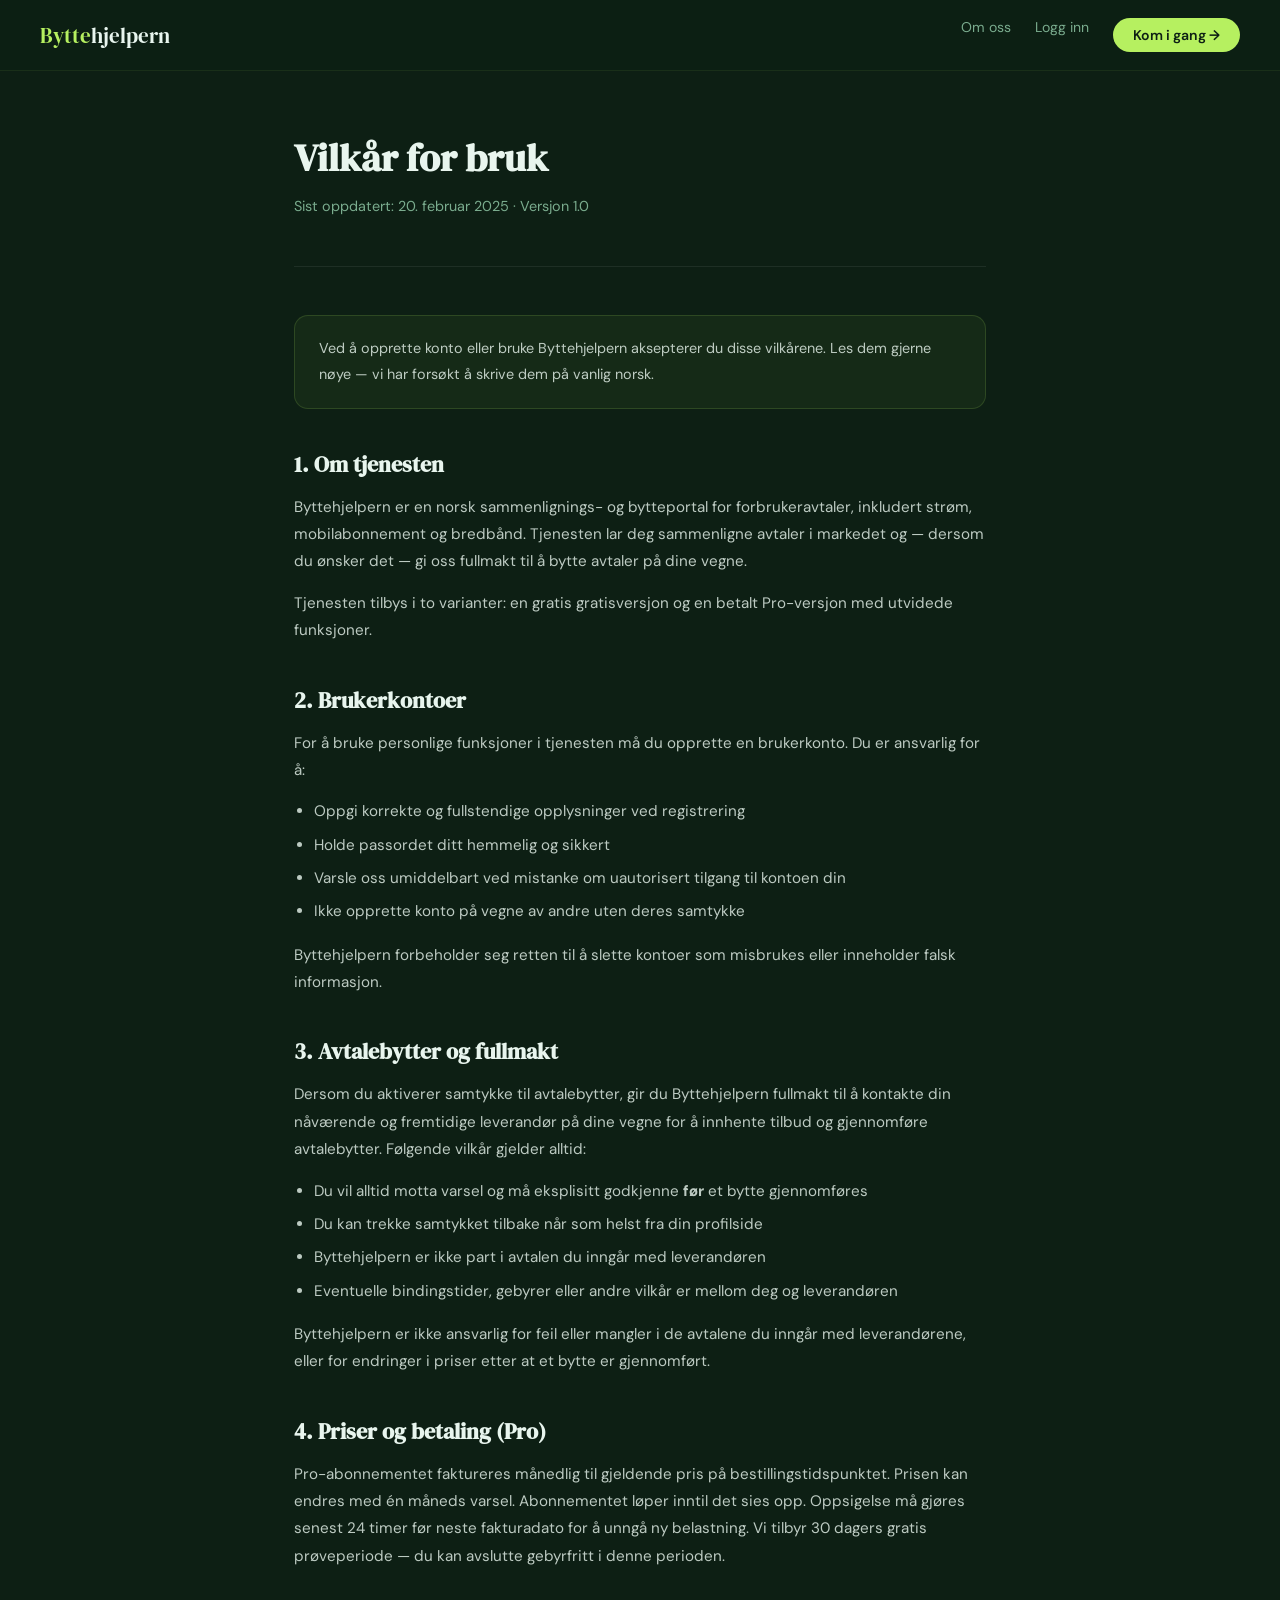
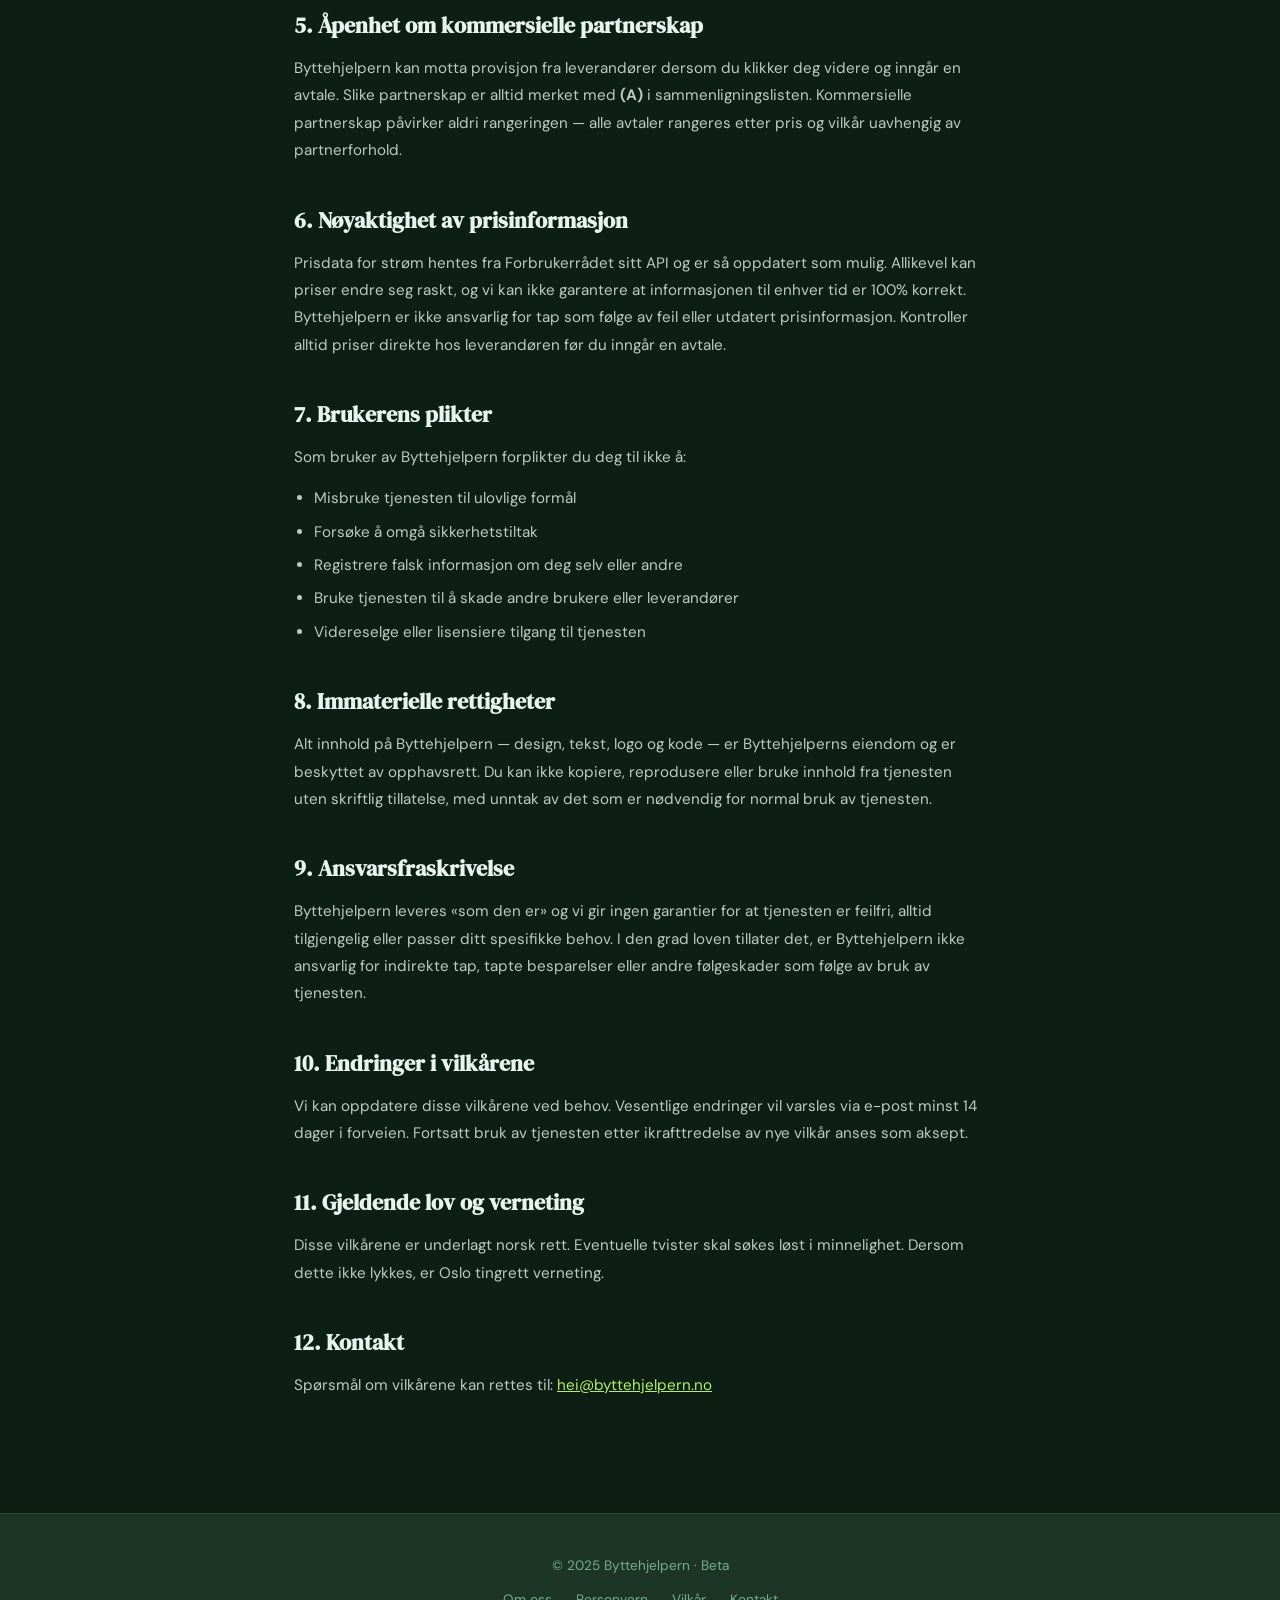
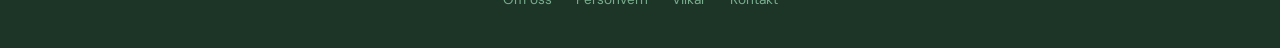
<file: vilkar.html>
<!DOCTYPE html>
<html lang="no">
<head>
  <meta charset="UTF-8" />
  <meta name="viewport" content="width=device-width, initial-scale=1.0" />
  <title>Vilkår for bruk – Byttehjelpern</title>
  <link rel="preconnect" href="https://fonts.googleapis.com" />
  <link rel="preconnect" href="https://fonts.gstatic.com" crossorigin />
  <link href="https://fonts.googleapis.com/css2?family=DM+Serif+Display:ital@0;1&family=DM+Sans:wght@300;400;500;600&display=swap" rel="stylesheet" />
  <style>
    *, *::before, *::after { box-sizing: border-box; margin: 0; padding: 0; }
    :root { --lime: #b6f060; --dark: #0d1f14; --mid: #1c3526; --text: #e8f5ee; --muted: #7aac8e; --card: #152a1e; --radius: 14px; }
    body { font-family: 'DM Sans', sans-serif; background: var(--dark); color: var(--text); }
    nav {
      display: flex; align-items: center; justify-content: space-between;
      padding: 18px 40px; background: rgba(13,31,20,0.97);
      border-bottom: 1px solid rgba(182,240,96,0.08);
      position: sticky; top: 0; z-index: 100;
    }
    .logo { font-family: 'DM Serif Display', serif; font-size: 1.3rem; color: var(--lime); text-decoration: none; }
    .logo span { color: var(--text); }
    .nav-links { display: flex; gap: 24px; }
    .nav-links a { color: var(--muted); text-decoration: none; font-size: 0.88rem; transition: color 0.2s; }
    .nav-links a:hover { color: var(--lime); }
    .nav-cta { background: var(--lime); color: var(--dark) !important; padding: 8px 20px; border-radius: 100px; font-weight: 600 !important; }

    .innhold { max-width: 740px; margin: 0 auto; padding: 60px 24px 100px; }
    .topp { margin-bottom: 48px; padding-bottom: 32px; border-bottom: 1px solid rgba(255,255,255,0.07); }
    .topp h1 { font-family: 'DM Serif Display', serif; font-size: 2.4rem; margin-bottom: 10px; }
    .topp p { color: var(--muted); font-size: 0.9rem; }

    h2 { font-family: 'DM Serif Display', serif; font-size: 1.4rem; margin: 40px 0 14px; }
    h3 { font-size: 1rem; font-weight: 600; margin: 24px 0 10px; }
    p { color: rgba(232,245,238,0.8); line-height: 1.8; font-size: 0.95rem; margin-bottom: 14px; }
    ul { margin: 12px 0 16px 20px; color: rgba(232,245,238,0.8); font-size: 0.95rem; line-height: 1.8; }
    ul li { margin-bottom: 6px; }
    a { color: var(--lime); }

    .info-boks { background: rgba(182,240,96,0.05); border: 1.5px solid rgba(182,240,96,0.15); border-radius: var(--radius); padding: 20px 24px; margin: 32px 0; }
    .info-boks p { margin: 0; font-size: 0.9rem; }

    footer { background: var(--mid); border-top: 1px solid rgba(255,255,255,0.07); padding: 40px 24px; text-align: center; }
    footer p { color: var(--muted); font-size: 0.85rem; margin-bottom: 12px; }
    .footer-links { display: flex; gap: 24px; justify-content: center; flex-wrap: wrap; }
    .footer-links a { color: var(--muted); text-decoration: none; font-size: 0.85rem; }
    .footer-links a:hover { color: var(--lime); }
    @media (max-width: 600px) { nav { padding: 14px 16px; } .nav-links a:not(.nav-cta) { display: none; } }
  </style>
</head>
<body>

<nav>
  <a href="index.html" class="logo">Bytte<span>hjelpern</span></a>
  <div class="nav-links">
    <a href="om-oss.html">Om oss</a>
    <a href="minside.html">Logg inn</a>
    <a href="minside.html" class="nav-cta">Kom i gang →</a>
  </div>
</nav>

<div class="innhold">
  <div class="topp">
    <h1>Vilkår for bruk</h1>
    <p>Sist oppdatert: 20. februar 2025 · Versjon 1.0</p>
  </div>

  <div class="info-boks">
    <p>Ved å opprette konto eller bruke Byttehjelpern aksepterer du disse vilkårene. Les dem gjerne nøye — vi har forsøkt å skrive dem på vanlig norsk.</p>
  </div>

  <h2>1. Om tjenesten</h2>
  <p>Byttehjelpern er en norsk sammenlignings- og bytteportal for forbrukeravtaler, inkludert strøm, mobilabonnement og bredbånd. Tjenesten lar deg sammenligne avtaler i markedet og — dersom du ønsker det — gi oss fullmakt til å bytte avtaler på dine vegne.</p>
  <p>Tjenesten tilbys i to varianter: en gratis gratisversjon og en betalt Pro-versjon med utvidede funksjoner.</p>

  <h2>2. Brukerkontoer</h2>
  <p>For å bruke personlige funksjoner i tjenesten må du opprette en brukerkonto. Du er ansvarlig for å:</p>
  <ul>
    <li>Oppgi korrekte og fullstendige opplysninger ved registrering</li>
    <li>Holde passordet ditt hemmelig og sikkert</li>
    <li>Varsle oss umiddelbart ved mistanke om uautorisert tilgang til kontoen din</li>
    <li>Ikke opprette konto på vegne av andre uten deres samtykke</li>
  </ul>
  <p>Byttehjelpern forbeholder seg retten til å slette kontoer som misbrukes eller inneholder falsk informasjon.</p>

  <h2>3. Avtalebytter og fullmakt</h2>
  <p>Dersom du aktiverer samtykke til avtalebytter, gir du Byttehjelpern fullmakt til å kontakte din nåværende og fremtidige leverandør på dine vegne for å innhente tilbud og gjennomføre avtalebytter. Følgende vilkår gjelder alltid:</p>
  <ul>
    <li>Du vil alltid motta varsel og må eksplisitt godkjenne <strong>før</strong> et bytte gjennomføres</li>
    <li>Du kan trekke samtykket tilbake når som helst fra din profilside</li>
    <li>Byttehjelpern er ikke part i avtalen du inngår med leverandøren</li>
    <li>Eventuelle bindingstider, gebyrer eller andre vilkår er mellom deg og leverandøren</li>
  </ul>
  <p>Byttehjelpern er ikke ansvarlig for feil eller mangler i de avtalene du inngår med leverandørene, eller for endringer i priser etter at et bytte er gjennomført.</p>

  <h2>4. Priser og betaling (Pro)</h2>
  <p>Pro-abonnementet faktureres månedlig til gjeldende pris på bestillingstidspunktet. Prisen kan endres med én måneds varsel. Abonnementet løper inntil det sies opp. Oppsigelse må gjøres senest 24 timer før neste fakturadato for å unngå ny belastning. Vi tilbyr 30 dagers gratis prøveperiode — du kan avslutte gebyrfritt i denne perioden.</p>

  <h2>5. Åpenhet om kommersielle partnerskap</h2>
  <p>Byttehjelpern kan motta provisjon fra leverandører dersom du klikker deg videre og inngår en avtale. Slike partnerskap er alltid merket med <strong>(A)</strong> i sammenligningslisten. Kommersielle partnerskap påvirker aldri rangeringen — alle avtaler rangeres etter pris og vilkår uavhengig av partnerforhold.</p>

  <h2>6. Nøyaktighet av prisinformasjon</h2>
  <p>Prisdata for strøm hentes fra Forbrukerrådet sitt API og er så oppdatert som mulig. Allikevel kan priser endre seg raskt, og vi kan ikke garantere at informasjonen til enhver tid er 100% korrekt. Byttehjelpern er ikke ansvarlig for tap som følge av feil eller utdatert prisinformasjon. Kontroller alltid priser direkte hos leverandøren før du inngår en avtale.</p>

  <h2>7. Brukerens plikter</h2>
  <p>Som bruker av Byttehjelpern forplikter du deg til ikke å:</p>
  <ul>
    <li>Misbruke tjenesten til ulovlige formål</li>
    <li>Forsøke å omgå sikkerhetstiltak</li>
    <li>Registrere falsk informasjon om deg selv eller andre</li>
    <li>Bruke tjenesten til å skade andre brukere eller leverandører</li>
    <li>Videreselge eller lisensiere tilgang til tjenesten</li>
  </ul>

  <h2>8. Immaterielle rettigheter</h2>
  <p>Alt innhold på Byttehjelpern — design, tekst, logo og kode — er Byttehjelperns eiendom og er beskyttet av opphavsrett. Du kan ikke kopiere, reprodusere eller bruke innhold fra tjenesten uten skriftlig tillatelse, med unntak av det som er nødvendig for normal bruk av tjenesten.</p>

  <h2>9. Ansvarsfraskrivelse</h2>
  <p>Byttehjelpern leveres «som den er» og vi gir ingen garantier for at tjenesten er feilfri, alltid tilgjengelig eller passer ditt spesifikke behov. I den grad loven tillater det, er Byttehjelpern ikke ansvarlig for indirekte tap, tapte besparelser eller andre følgeskader som følge av bruk av tjenesten.</p>

  <h2>10. Endringer i vilkårene</h2>
  <p>Vi kan oppdatere disse vilkårene ved behov. Vesentlige endringer vil varsles via e-post minst 14 dager i forveien. Fortsatt bruk av tjenesten etter ikrafttredelse av nye vilkår anses som aksept.</p>

  <h2>11. Gjeldende lov og verneting</h2>
  <p>Disse vilkårene er underlagt norsk rett. Eventuelle tvister skal søkes løst i minnelighet. Dersom dette ikke lykkes, er Oslo tingrett verneting.</p>

  <h2>12. Kontakt</h2>
  <p>Spørsmål om vilkårene kan rettes til: <a href="mailto:hei@byttehjelpern.no">hei@byttehjelpern.no</a></p>

</div>

<footer>
  <p>© 2025 Byttehjelpern · Beta</p>
  <div class="footer-links">
    <a href="om-oss.html">Om oss</a>
    <a href="personvern.html">Personvern</a>
    <a href="vilkar.html">Vilkår</a>
    <a href="mailto:hei@byttehjelpern.no">Kontakt</a>
  </div>
</footer>

</body>
</html>
</file>
